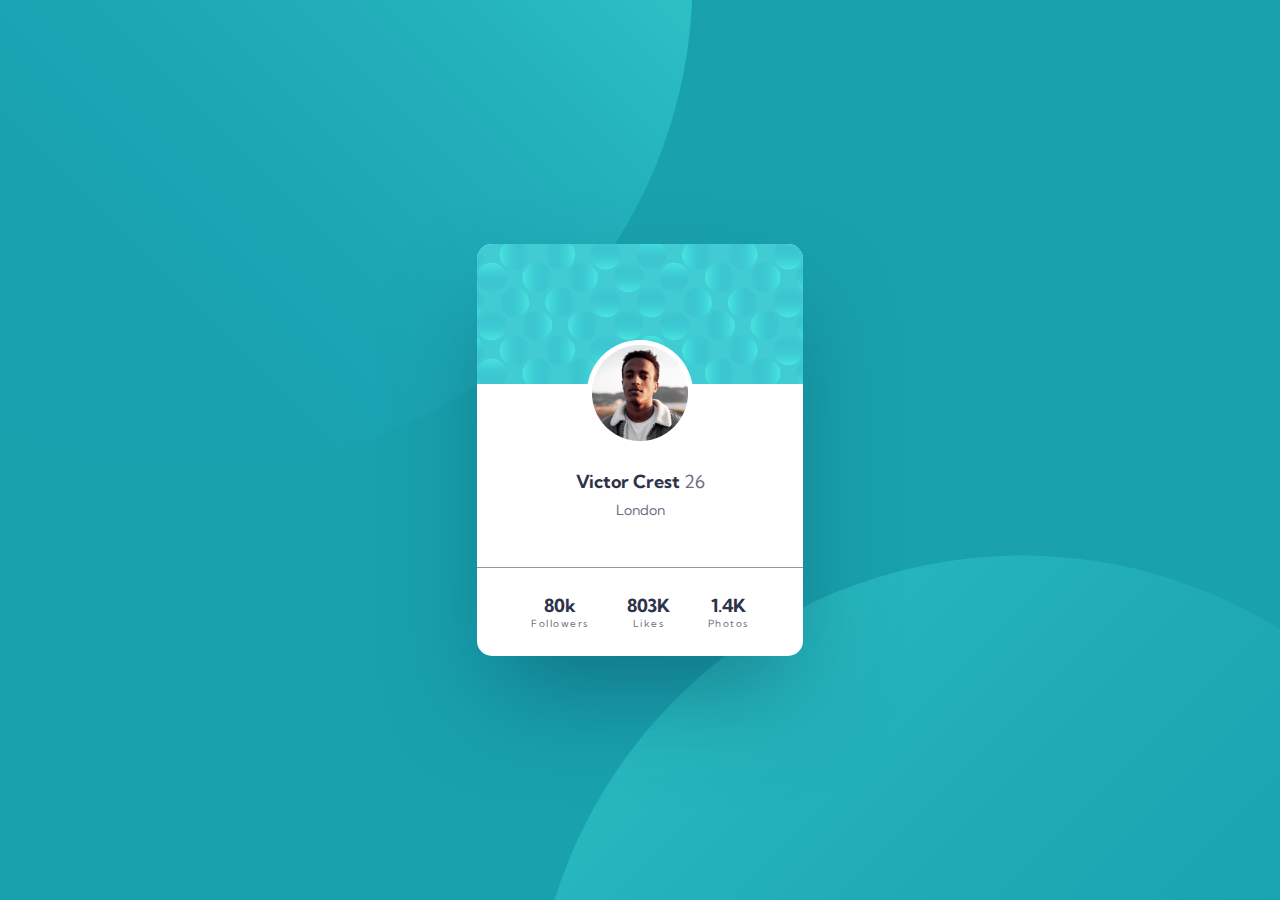
<file: index.html>
<!DOCTYPE html>
<html lang="en">
<head>
    <meta charset="UTF-8">
    <title>Profile card component</title>
    <meta name="viewport" content="width=device-width, initial-scale=1.0">
    <link rel="preconnect" href="https://fonts.googleapis.com">
    <link rel="preconnect" href="https://fonts.gstatic.com" crossorigin>
    <link href="https://fonts.googleapis.com/css2?family=Big+Shoulders+Display:wght@700&family=Kumbh+Sans:wght@700&family=Lexend+Deca&family=Outfit:wght@100;400;700&family=Roboto:wght@100&display=swap" rel="stylesheet">
    <link rel="preconnect" href="https://fonts.googleapis.com">
    <link rel="preconnect" href="https://fonts.gstatic.com" crossorigin>
    <link href="https://fonts.googleapis.com/css2?family=Big+Shoulders+Display:wght@700&family=Kumbh+Sans:wght@400;700&family=Lexend+Deca&family=Outfit:wght@100;400;700&family=Roboto:wght@100&display=swap" rel="stylesheet">
    <link href="css/style-hesh.css" rel="stylesheet" type="text/css"/>
</head>
<body>
    <div class="top-circle">
        <svg width="693" height="468" viewBox="0 0 693 468" fill="none" xmlns="http://www.w3.org/2000/svg">
            <ellipse opacity="0.5" cx="204" cy="-21" rx="489" ry="488" transform="rotate(-135 204 -21)" fill="url(#paint0_linear_0_85)"/>
            <defs>
            <linearGradient id="paint0_linear_0_85" x1="-281.193" y1="-501.402" x2="-281.193" y2="467" gradientUnits="userSpaceOnUse">
            <stop stop-color="#0989B4" stop-opacity="0.01"/>
            <stop offset="0.999399" stop-color="#53FFEE"/>
            </linearGradient>
            </defs>
            </svg>            
       </div>
       <div class="bottom-circle">
        <svg width="748" height="345" viewBox="0 0 748 345" fill="none" xmlns="http://www.w3.org/2000/svg">
            <ellipse opacity="0.25" cx="489" cy="488" rx="489" ry="488" transform="matrix(0.707107 -0.707107 -0.707107 -0.707107 488.293 1179.84)" fill="url(#paint0_linear_0_86)"/>
            <defs>
            <linearGradient id="paint0_linear_0_86" x1="3.80694" y1="7.59834" x2="3.80694" y2="976" gradientUnits="userSpaceOnUse">
            <stop stop-color="#0989B4" stop-opacity="0.01"/>
            <stop offset="0.999399" stop-color="#53FFEE"/>
            </linearGradient>
            </defs>
            </svg>            
       </div>
<div class="card">
    <div class="header">
        <img src="assets/images/bg_top.svg" alt="">
    </div>
    <div class="body">
        <div>
            <div class="user-image">
                <img src="assets/images/Oval_profile_picture.png" alt="profile photo"/>
            </div>
            <div class="user">
                <div class="user-details">
                    <span class="name">
                        Victor Crest
                    </span>
                    <span class="age">
                        26
                    </span>
                </div>
                <div class="user-location">
                    London
                </div>
            </div>
        </div>
    </div>
    <div class="footer">
        <div class="footer-item">
            <span class="item-title">80k</span>
            <span class="item-content">Followers</span>
        </div>
        <div class="footer-item">
            <span class="item-title">803K</span>
            <span class="item-content">Likes</span>
        </div>
        <div class="footer-item">
            <span class="item-title">1.4K</span>
            <span class="item-content">Photos</span>
        </div>
    </div>
</div>
</body>
</html>
</file>
<file: css/style-hesh.css>
* {
    box-sizing: border-box;
}

:root {
    --primary: #19A1AE;
    --secondary: #2E3349;
    --tertary: #6B7082;
    --border: #979797;
}

body {
    display: flex;
    align-items: center;
    justify-content: center;
    height: 100vh;
    background-color: var(--primary);
    font-family: 'Kumbh Sans', sans-serif;
    position: relative;
    margin: 0;
}

.card {
    min-width: 326px;
    min-height: 374px;
    background-color: #fff;
    border-radius: 15px;
    box-shadow: 0px 50px 100px -20px rgb(8 70 94 / 50%);
    z-index: 50;
}

.user-image {
    display: flex;
    align-items: center;
    justify-content: center;
    position: relative;
    bottom: 48px;
}

.user {
    position: relative;
    bottom: 48px;
    display: flex;
    flex-direction: column;
    align-items: center;
    margin-top: 1.5rem;
}

.card-body {
    flex-grow: 1;
}

.body {
    border-bottom: 1px solid var(--border);
}

.user-details {
    margin-bottom: 8px;
}

.user-details .name {
    color: var(--secondary);
    font-size: 18px;
    font-weight: bold;
}

.user-details .age {
    color: var(--tertary);
    font-size: 18px;
}

.user-location {
    color: var(--tertary);
    font-size: 14px;
}

.footer {
    min-height: 88px;
    flex-shrink: 0;
    display: flex;
    justify-content: center;
    align-items: center;
    align-content: center;
    gap: 38px;
}

.footer-item {
    display: flex;
    flex-direction: column;
    justify-content: center;
    align-items: center;
}

.item-title {
    font-size: 18px;
    color: var(--secondary);
    font-weight: bold;
}

.item-content {
    font-size: 10px;
    color: var(--tertary);
    font-weight: normal;
    letter-spacing: 1.5px;
}

.top-circle svg {
    position: absolute;
    top: 0;
    left: 0;
    z-index: 10;
}

.bottom-circle svg {
    position: absolute;
    bottom: 0;
    right: 0;
    z-index: 10;
}
</file>
